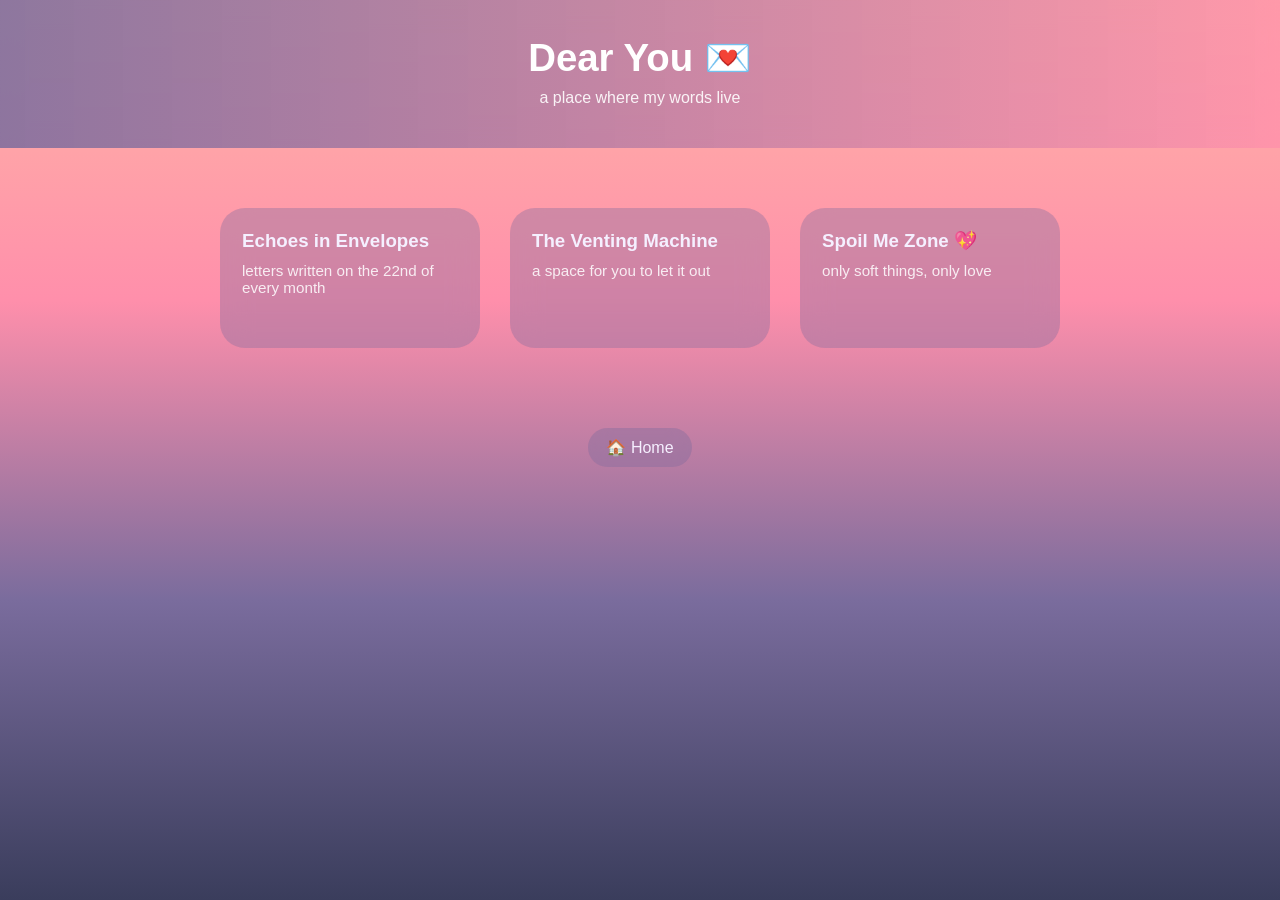
<file: dear-you.html>
<!DOCTYPE html>
<html>
<head>
<title>Dear You 💌</title>
  
<meta name="viewport" content="width=device-width, initial-scale=1.0">  

<style>
/* 🌐 RESET */
html, body {
  margin: 0;
  padding: 0;
  height: 100%;
  font-family: 'Segoe UI', sans-serif;
  color: white;

  overflow-x: hidden;
  overscroll-behavior: none;   /* ✅ add this */
}
  
body {
  overflow-x: hidden;
}

/* 🌇 BACKGROUND (FIXED + NO GLITCH) */
body {
  background: linear-gradient(to bottom, #ffb7a5, #ff8fab, #7a6c9d, #3a3d5c);
  min-height: 100vh;
  background-attachment: fixed;
}

/* prevents mobile overscroll color flash */
html {
  background: #ffb7a5;
  overscroll-behavior: none;
}

/* 💖 TOP BANNER */
.top-banner {
  width: 100%;
  background: linear-gradient(to right, rgba(122,108,157,0.85), rgba(255,143,171,0.75));
  padding: 35px 10px 25px;
  text-align: center;
  backdrop-filter: blur(12px);
}

.top-banner h1 {
  margin: 0;
  font-size: 2.4rem;
}

.top-banner p {
  margin-top: 8px;
  opacity: 0.9;
}

/* 💖 GRID */
.container {
  display: flex;
  justify-content: center;
  gap: 30px;
  padding: 60px 20px;
  flex-wrap: wrap;
}

/* 💖 CARDS */
.card {
  width: 260px;
  min-height: 140px;
  background: rgba(122,108,157,0.35);
  backdrop-filter: blur(15px);
  border-radius: 25px;
  padding: 22px;
  cursor: pointer;
  transition: 0.3s;
}

.card:hover {
  transform: translateY(-6px) scale(1.04);
}

/* ✨ TEXT (FIXED COLOR - no more pink blending issue) */
.card h3 {
  margin: 0;
  color: #f5f0ff;
}

.card p {
  margin-top: 10px;
  font-size: 0.95rem;
  opacity: 0.85;
}

/* 🏠 HOME */
.home {
  text-align: center;
  margin: 20px 0 40px;
}

.home a {
  display: inline-block;
  padding: 10px 18px;
  border-radius: 20px;
  background: rgba(122,108,157,0.35);
  color: #f5f0ff;
  text-decoration: none;
  backdrop-filter: blur(10px);
  transition: 0.2s;
}

.home a:hover {
  transform: scale(1.05);
}

/* 🧼 GLOBAL SAFE BOX MODEL (prevents overflow bugs) */
*, *::before, *::after {
  box-sizing: border-box;
}

/* media safety */
img, video {
  max-width: 100%;
  display: block;
}
  
</style>
</head>

<body class="fade">

<!-- 💖 HEADER -->
<div class="top-banner">
  <h1>Dear You 💌</h1>
  <p>a place where my words live</p>
</div>

<!-- 💖 CARDS -->
<div class="container">

  <div class="card" onclick="location.href='echoes.html'">
    <h3>Echoes in Envelopes</h3>
    <p>letters written on the 22nd of every month</p>
  </div>

<div class="card" onclick="location.href='venting.html'">
  <h3>The Venting Machine</h3>
  <p>a space for you to let it out</p>
</div>

<div class="card" onclick="location.href='spoil.html'">
  <h3>Spoil Me Zone 💖</h3>
  <p>only soft things, only love</p>
</div>


</div>
  
<!-- 🏠 HOME -->
<div class="home">
  <a href="index.html">🏠 Home</a>
</div>
  
</body>
</html>
</file>
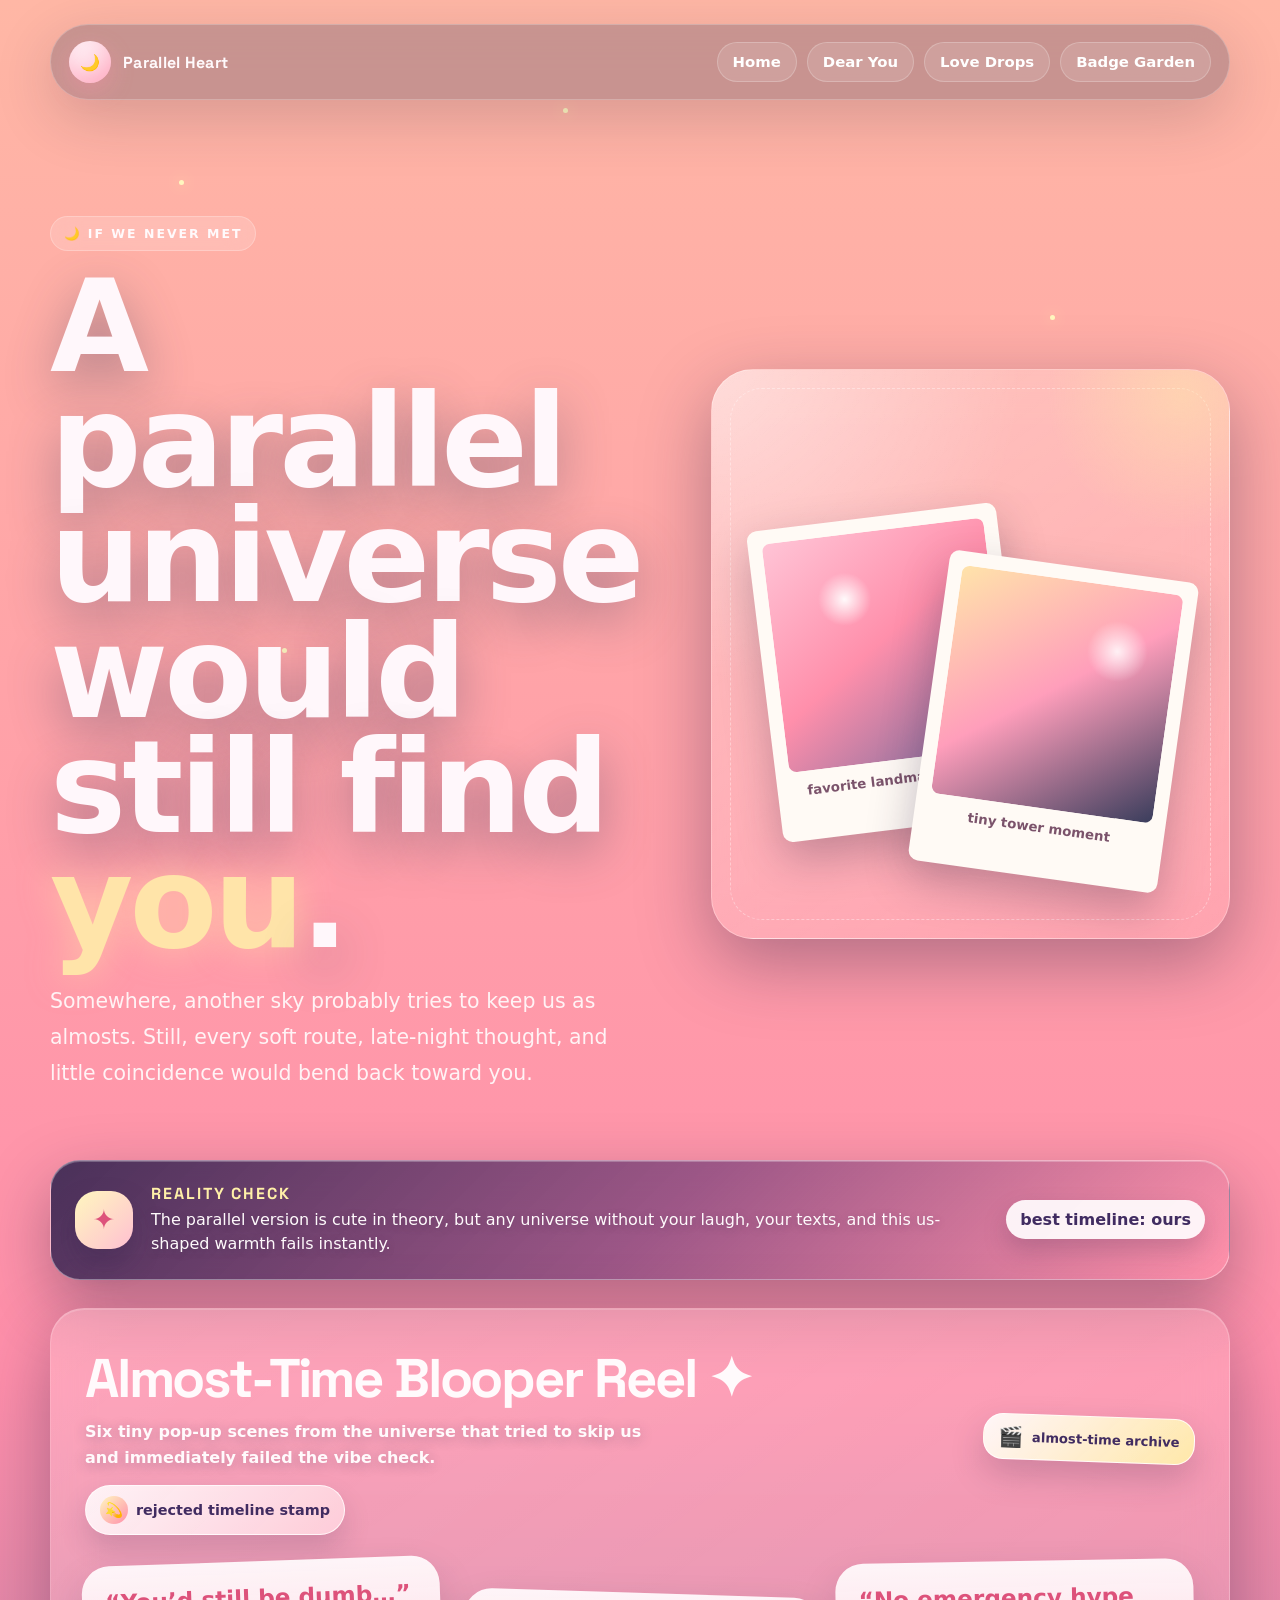
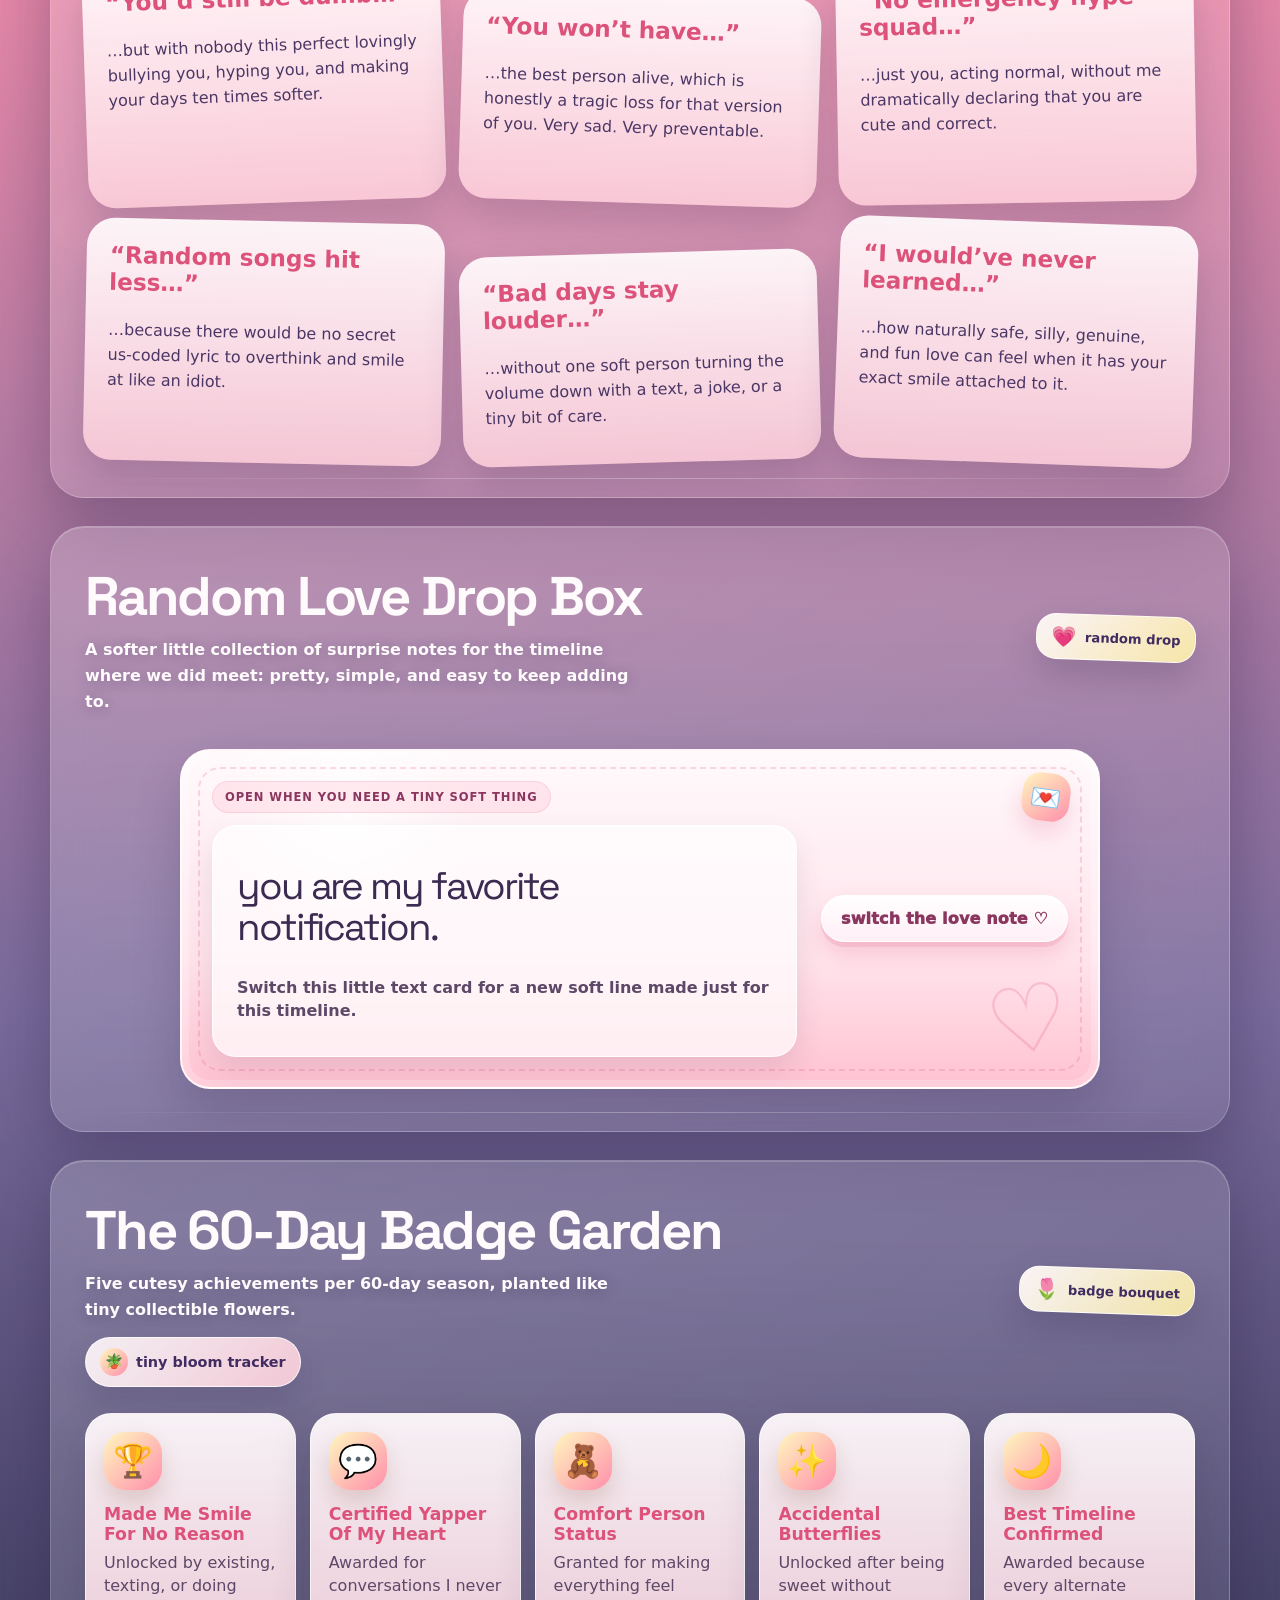
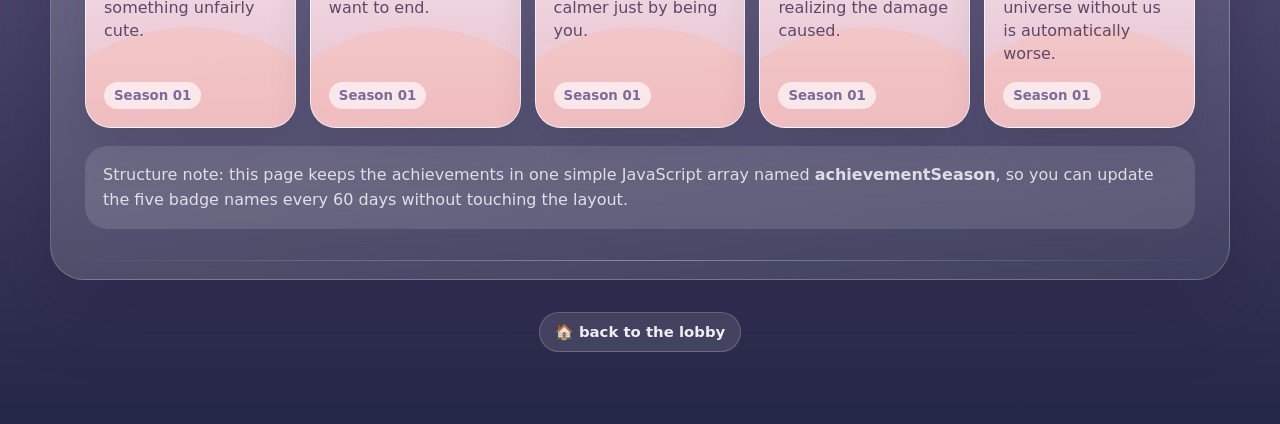
<file: if-we-never-met.html>
<!DOCTYPE html>
<html lang="en">
<head>
<meta charset="UTF-8">
<meta name="viewport" content="width=device-width, initial-scale=1.0">
<title>If We Never Met 🌙</title>
<link rel="preconnect" href="https://fonts.googleapis.com">
<link rel="preconnect" href="https://fonts.gstatic.com" crossorigin>
<link href="https://fonts.googleapis.com/css2?family=Fredoka:wght@400;500;600;700&family=Space+Grotesk:wght@500;700&family=Yeseva+One&display=swap" rel="stylesheet">

<style>
:root{
  --cream:#fff8ef;
  --rose:#ff8fab;
  --blush:#ffd1dc;
  --peach:#ffb7a5;
  --lavender:#7a6c9d;
  --midnight:#252746;
  --ink:#fffafc;
  --glass:rgba(255,255,255,.16);
  --glass-strong:rgba(255,255,255,.24);
  --shadow:0 24px 70px rgba(39,28,67,.36);
  --card-ink:#2f254f;
  --hot-pink:#e83f78;
  --sun:#fff0a8;
  --mint:#bfffe6;
}


*{box-sizing:border-box;}
html{scroll-behavior:smooth; background:#ffb7a5;}
body{
  margin:0;
  min-height:100vh;
  overflow-x:hidden;
  color:var(--ink);
  font-family:'Segoe UI', system-ui, -apple-system, BlinkMacSystemFont, sans-serif;
  background:linear-gradient(180deg, #ffb7a5 0%, #ff8fab 38%, #7a6c9d 72%, #252746 100%);
}

body::before,
body::after{
  content:"";
  position:fixed;
  inset:0;
  pointer-events:none;
}

body::before{
  z-index:-4;
  background:
    radial-gradient(circle at 12% 12%, rgba(255,255,255,.46), transparent 13%),
    radial-gradient(circle at 78% 18%, rgba(255,209,220,.38), transparent 17%),
    radial-gradient(circle at 68% 76%, rgba(122,108,157,.34), transparent 20%);
}

body::after{
  z-index:-2;
  background-image:
    linear-gradient(rgba(255,255,255,.08) 1px, transparent 1px),
    linear-gradient(90deg, rgba(255,255,255,.08) 1px, transparent 1px);
  background-size:54px 54px;
  mask-image:linear-gradient(to bottom, rgba(0,0,0,.85), transparent 82%);
}

a{color:inherit; text-decoration:none;}
h1,h2,h3,p{margin-top:0;}

.sky{
  position:fixed;
  inset:0;
  z-index:-5;
  background:linear-gradient(to bottom, #ffb7a5, #ff8fab 42%, #7a6c9d 72%, #3a3d5c);
}

.moon{
  position:fixed;
  top:86px;
  right:clamp(24px,9vw,130px);
  width:clamp(76px,10vw,136px);
  aspect-ratio:1;
  border-radius:50%;
  background:radial-gradient(circle at 34% 30%, #fff 0 12%, #fff8dd 32%, #ffd8a8 68%, #ffb48e 100%);
  box-shadow:0 0 50px rgba(255,248,221,.72), 0 0 110px rgba(255,143,171,.4);
  z-index:-3;
}

.hill{
  position:fixed;
  bottom:0;
  width:200%;
  height:220px;
  border-radius:50% 50% 0 0;
  z-index:-1;
}

.hill.one{left:-52%; bottom:-92px; background:linear-gradient(180deg,#36375f,#242642);}
.hill.two{left:-24%; bottom:-132px; height:250px; background:linear-gradient(180deg,#282947,#17182f);}

.petal,
.star{
  position:fixed;
  pointer-events:none;
}

.petal{
  top:-18px;
  width:14px;
  height:14px;
  background:linear-gradient(135deg,#fff,#ffd1dc 45%,#ff9db8);
  border-radius:70% 0 70% 0;
  opacity:0;
  box-shadow:0 0 12px rgba(255,255,255,.7);
  animation:fall var(--speed,12s) linear infinite;
}

.petal:nth-child(5){left:8%; --speed:13s; --drift:70px; animation-delay:0s;}
.petal:nth-child(6){left:26%; --speed:16s; --drift:-55px; animation-delay:2s;}
.petal:nth-child(7){left:54%; --speed:12s; --drift:85px; animation-delay:4s;}
.petal:nth-child(8){left:72%; --speed:15s; --drift:-75px; animation-delay:1s;}
.petal:nth-child(9){left:91%; --speed:18s; --drift:45px; animation-delay:3s;}

.star{
  width:5px;
  height:5px;
  border-radius:50%;
  background:#fff7bf;
  box-shadow:0 0 16px #fff5ab;
  animation:twinkle 3.8s ease-in-out infinite;
}

.star:nth-child(10){left:14%; top:20%; animation-delay:.1s;}
.star:nth-child(11){left:44%; top:12%; animation-delay:1.1s;}
.star:nth-child(12){left:82%; top:35%; animation-delay:2s;}
.star:nth-child(13){left:63%; top:62%; animation-delay:.7s;}
.star:nth-child(14){left:22%; top:72%; animation-delay:1.8s;}

@keyframes fall{
  0%{transform:translate3d(0,-10vh,0) rotate(0deg); opacity:0;}
  9%{opacity:.95;}
  100%{transform:translate3d(var(--drift,80px),112vh,0) rotate(520deg); opacity:0;}
}

@keyframes twinkle{
  0%,100%{opacity:.15; transform:scale(.75);}
  50%{opacity:.95; transform:scale(1.4);}
}

.page{
  position:relative;
  z-index:1;
  width:min(1180px, calc(100% - 32px));
  margin:0 auto;
  padding:24px 0 72px;
}

.nav{
  display:flex;
  align-items:center;
  justify-content:space-between;
  gap:18px;
  padding:16px 18px;
  border:1px solid rgba(255,255,255,.24);
  border-radius:999px;
  background:rgba(58,61,92,.28);
  box-shadow:0 18px 60px rgba(31,26,58,.18);
  backdrop-filter:blur(18px);
}

.logo{
  display:flex;
  align-items:center;
  gap:12px;
  font-family:'Space Grotesk', sans-serif;
  font-weight:900;
  letter-spacing:.3px;
}

.logo::before{
  content:"🌙";
  display:grid;
  place-items:center;
  width:42px;
  height:42px;
  border-radius:50%;
  background:linear-gradient(135deg,#fff7fb,#ffc0d1);
  color:#dd527b;
  box-shadow:inset 0 -8px 16px rgba(255,143,171,.35), 0 8px 22px rgba(255,143,171,.36);
}

.nav-links{
  display:flex;
  flex-wrap:wrap;
  justify-content:flex-end;
  align-items:center;
  gap:10px;
}

.nav-links a,
.home-chip{
  display:inline-flex;
  align-items:center;
  gap:8px;
  padding:10px 15px;
  border:1px solid rgba(255,255,255,.22);
  border-radius:999px;
  background:rgba(255,255,255,.12);
  color:#fff;
  font-size:.93rem;
  font-weight:750;
  transition:transform .25s ease, background .25s ease, box-shadow .25s ease;
}

.nav-links a:hover,
.home-chip:hover{
  transform:translateY(-3px);
  background:rgba(255,255,255,.25);
  box-shadow:0 12px 28px rgba(255,143,171,.26);
}

.hero{
  min-height:calc(100vh - 112px);
  display:grid;
  grid-template-columns:minmax(0,1.06fr) minmax(300px,.94fr);
  align-items:center;
  gap:clamp(28px,6vw,78px);
  padding:clamp(44px,8vw,92px) 0 36px;
}


.portal-card,
.section-panel,
.reality-check-panel{
  border:1px solid rgba(255,255,255,.2);
  background:linear-gradient(145deg, rgba(255,255,255,.2), rgba(255,255,255,.08));
  box-shadow:var(--shadow), inset 0 1px 0 rgba(255,255,255,.18);
  backdrop-filter:blur(20px);
}

.portal-card{
  background:
    linear-gradient(145deg, rgba(255,255,255,.28), rgba(255,255,255,.08)),
    radial-gradient(circle at top left, rgba(255,255,255,.42), transparent 40%);
  border:1px solid rgba(255,255,255,.3);
  box-shadow:var(--shadow);
}

.hero-copy{
  position:relative;
  padding:clamp(12px,3vw,24px) 0;
}

.eyebrow{
  display:inline-flex;
  align-items:center;
  gap:9px;
  margin-bottom:18px;
  padding:9px 13px;
  border-radius:999px;
  background:rgba(255,255,255,.16);
  border:1px solid rgba(255,255,255,.24);
  backdrop-filter:blur(14px);
  font-size:.78rem;
  font-weight:900;
  letter-spacing:2px;
  text-transform:uppercase;
}

h1{
  margin:0;
  max-width:760px;
  font-family:'Segoe UI', system-ui, -apple-system, BlinkMacSystemFont, sans-serif;
  font-size:clamp(3.4rem, 10vw, 8.6rem);
  line-height:.9;
  letter-spacing:-4px;
  color:#fff7fb;
  text-shadow:0 18px 50px rgba(58,61,92,.42);
}

h1 .title-gradient{
  display:inline-block;
  padding:0;
  margin-left:0;
  color:#fff7fb;
  text-shadow:0 18px 50px rgba(58,61,92,.42);
}

h1 span{display:block; color:#fff7fb;}
h1 em{color:#ffe4a9; font-style:normal; text-shadow:0 0 35px rgba(255,228,169,.55);}

.hero-copy p{
  max-width:660px;
  margin:24px 0 0;
  color:rgba(255,255,255,.88);
  font-size:clamp(1.02rem, 2vw, 1.28rem);
  line-height:1.75;
}

.portal-card{
  position:relative;
  min-height:560px;
  overflow:hidden;
  border-radius:42px;
  padding:clamp(22px,4vw,34px);
  isolation:isolate;
}

.portal-card::before{
  content:"";
  position:absolute;
  inset:18px;
  border:1px dashed rgba(255,255,255,.36);
  border-radius:32px;
  z-index:-1;
}

.portal-card::after{
  content:"";
  position:absolute;
  inset:-20% -18% auto auto;
  width:280px;
  height:280px;
  border-radius:50%;
  background:radial-gradient(circle, rgba(255,240,168,.42), transparent 68%);
  z-index:-1;
}

.tower-scene{
  position:relative;
  height:100%;
  min-height:500px;
}

.polaroid-description{
  position:relative;
  z-index:2;
  width:min(82%, 390px);
  margin:0 auto;
  padding:16px 20px;
  border-radius:24px;
  color:#412c61;
  background:rgba(255,250,252,.9);
  border:1px solid rgba(255,255,255,.88);
  box-shadow:0 18px 42px rgba(28,23,52,.18);
  text-align:center;
}

.polaroid-description strong{display:block; margin-bottom:6px; color:#dd527b; letter-spacing:.08em; text-transform:uppercase; font-size:.82rem;}
.polaroid-description p{margin:0; color:#5d4868; line-height:1.5; font-weight:750;}

.tower-polaroid{
  position:absolute;
  width:56%;
  min-width:250px;
  padding:14px 14px 42px;
  border-radius:10px;
  background:#fffaf5;
  color:#7b536b;
  box-shadow:0 18px 44px rgba(43,33,63,.28);
  transform:rotate(-7deg);
}

.tower-polaroid.one{
  top:112px;
  left:18px;
}

.tower-polaroid.two{
  right:16px;
  bottom:26px;
  transform:rotate(8deg);
}

.tower-photo-gradient{
  height:230px;
  border-radius:8px;
  display:grid;
  place-items:center;
  overflow:hidden;
  background:
    radial-gradient(circle at 34% 28%, rgba(255,255,255,.95), transparent 12%),
    linear-gradient(145deg, #ffc4d6, #ff8fab 48%, #7a6c9d);
}

.tower-polaroid.two .tower-photo-gradient{
  background:
    radial-gradient(circle at 74% 28%, rgba(255,255,255,.85), transparent 13%),
    linear-gradient(145deg, #ffe3aa, #ff9ebb 48%, #3a3d5c);
}

.tower-photo-gradient span{
  width:min(78%, 180px);
  padding:14px 16px;
  border-radius:18px;
  color:#3b2b52;
  background:rgba(255,250,252,.86);
  box-shadow:0 14px 26px rgba(65,44,97,.16);
  font-weight:900;
  line-height:1.35;
  text-align:center;
}

.tower-polaroid small{
  display:block;
  margin-top:12px;
  font-weight:800;
  text-align:center;
}


.reality-check-panel{
  display:grid;
  grid-template-columns:auto minmax(0,1fr) auto;
  align-items:center;
  gap:18px;
  margin-top:8px;
  padding:22px 24px;
  border-radius:30px;
  background:linear-gradient(135deg, rgba(48,34,78,.88), rgba(130,70,125,.78) 52%, rgba(255,143,171,.34));
  border:1px solid rgba(255,250,252,.42);
  box-shadow:0 24px 64px rgba(31,26,58,.34), inset 0 1px 0 rgba(255,255,255,.24);
}
.reality-check-icon{display:grid; place-items:center; width:58px; height:58px; border-radius:22px; background:linear-gradient(135deg, #fff7bf, #ffc0d1); color:#dd527b; font-size:1.7rem; box-shadow:0 14px 28px rgba(39,28,67,.26);}
.reality-check-panel strong{display:block; margin-bottom:4px; color:#fff0a8; font-family:'Space Grotesk', sans-serif; letter-spacing:.12em; text-transform:uppercase;}
.reality-check-panel p{margin:0; color:#fffafc; line-height:1.55; text-shadow:0 2px 10px rgba(37,39,70,.28);}
.reality-pill{justify-self:end; padding:10px 14px; border-radius:999px; color:#412c61; background:rgba(255,250,252,.94); font-weight:900; box-shadow:0 12px 26px rgba(39,28,67,.2); white-space:nowrap;}

.section-panel{
  position:relative;
  overflow:hidden;
  margin-top:28px;
  padding:clamp(24px,4vw,34px);
  border-radius:34px;
}

.section-panel::before{
  content:"";
  position:absolute;
  inset:auto 18px 18px;
  height:1px;
  background:linear-gradient(90deg, transparent, rgba(255,255,255,.35), transparent);
}

.section-heading{
  position:relative;
  display:grid;
  grid-template-columns:minmax(0,1fr) auto;
  align-items:center;
  gap:18px;
  margin-bottom:26px;
}

.section-heading h2{
  margin-bottom:6px;
  font-family:'Space Grotesk', sans-serif;
  font-size:clamp(2rem,5vw,3.4rem);
  letter-spacing:-.04em;
}

.section-heading p{
  max-width:560px;
  margin-bottom:0;
  color:#fffafc;
  line-height:1.62;
  font-weight:650;
  text-shadow:0 2px 14px rgba(37,39,70,.32);
}

.section-kicker{
  justify-self:end;
  display:inline-grid;
  grid-template-columns:auto 1fr;
  align-items:center;
  gap:9px;
  padding:10px 14px;
  border-radius:20px;
  color:#412c61;
  background:linear-gradient(135deg, rgba(255,250,252,.95), rgba(255,240,168,.9));
  border:1px solid rgba(255,255,255,.82);
  box-shadow:0 15px 34px rgba(39,28,67,.2);
  font-size:.82rem;
  font-weight:900;
  transform:rotate(2deg);
}

.section-kicker span{font-size:1.25rem;}

.section-extra-charm{
  display:inline-flex;
  align-items:center;
  gap:8px;
  margin-top:14px;
  padding:10px 14px;
  border-radius:999px;
  color:#412c61;
  background:linear-gradient(135deg, rgba(255,250,252,.92), rgba(255,209,220,.9));
  border:1px solid rgba(255,255,255,.78);
  box-shadow:0 14px 28px rgba(39,28,67,.16);
  font-size:.9rem;
  font-weight:900;
}

.section-extra-charm span{
  display:grid;
  place-items:center;
  width:28px;
  height:28px;
  border-radius:50%;
  background:linear-gradient(135deg, #fff7bf, #ff8fab);
}

.timeline-grid{
  display:grid;
  grid-template-columns:repeat(3, 1fr);
  gap:18px;
}

.reality-card{
  min-height:210px;
  padding:23px;
  border-radius:28px;
  color:var(--card-ink);
  background:linear-gradient(180deg, rgba(255,250,252,.94), rgba(255,209,220,.84));
  box-shadow:0 18px 38px rgba(39,28,67,.18);
  transform:rotate(var(--tilt));
  transition:transform .25s ease, box-shadow .25s ease;
}

.reality-card:nth-child(2),
.reality-card:nth-child(5){margin-top:32px;}
.reality-card:hover{transform:rotate(0deg) translateY(-8px); box-shadow:0 26px 52px rgba(39,28,67,.24);}
.reality-card h3{color:#dd527b; font-size:1.45rem;}
.reality-card p{line-height:1.56; margin-bottom:0; color:#4b3765;}

.love-drop-box{
  display:grid;
  place-items:center;
  padding:8px 0;
}

.love-drop-card{
  position:relative;
  width:min(100%, 920px);
  min-height:280px;
  margin:0 auto;
  overflow:hidden;
  border-radius:30px;
  padding:30px;
  color:var(--card-ink);
  background:
    radial-gradient(circle at 18% 18%, rgba(255,255,255,.84), transparent 16%),
    linear-gradient(180deg, #fffafc 0%, #ffe3eb 62%, #ffc2d2 100%);
  border:2px solid rgba(255,255,255,.82);
  box-shadow:0 22px 48px rgba(39,28,67,.2), inset 0 0 0 7px rgba(255,255,255,.2);
  isolation:isolate;
}

.love-drop-card::before{
  content:"";
  position:absolute;
  inset:16px;
  border:2px dashed rgba(221,82,123,.2);
  border-radius:22px;
  pointer-events:none;
}

.love-drop-card::after{
  content:"♡";
  position:absolute;
  right:28px;
  bottom:20px;
  color:rgba(221,82,123,.22);
  font-size:5.8rem;
  line-height:1;
  pointer-events:none;
  transform:rotate(-10deg);
}

.love-drop-heart{
  position:absolute;
  top:22px;
  right:28px;
  width:48px;
  height:48px;
  display:grid;
  place-items:center;
  border-radius:18px;
  background:linear-gradient(135deg, #fff7bf, #ff8fab);
  box-shadow:0 12px 22px rgba(221,82,123,.2);
  font-size:1.55rem;
  transform:rotate(8deg);
  z-index:2;
}

.love-drop-main{
  position:relative;
  z-index:1;
  min-height:220px;
  display:grid;
  grid-template-columns:minmax(0, 1fr) minmax(150px, auto);
  gap:24px;
  align-items:center;
}

.love-drop-copy{
  display:grid;
  gap:12px;
  min-width:0;
}

.love-drop-text-card{
  display:grid;
  grid-template-rows:minmax(110px, 1fr) minmax(56px, auto);
  gap:12px;
  height:232px;
  min-height:232px;
  padding:22px 24px;
  overflow:hidden;
  border-radius:24px;
  background:rgba(255,255,255,.68);
  border:1px solid rgba(255,255,255,.86);
  box-shadow:0 14px 28px rgba(86,48,85,.12), inset 0 1px 0 rgba(255,255,255,.82);
  transform-origin:center;
  will-change:transform, opacity, filter;
}

.love-drop-label{
  display:inline-flex;
  width:fit-content;
  max-width:100%;
  padding:8px 12px;
  border-radius:999px;
  background:rgba(255,143,171,.16);
  color:#8a365f;
  border:1px solid rgba(221,82,123,.14);
  font-size:.72rem;
  font-weight:900;
  letter-spacing:.08em;
  line-height:1.25;
  text-transform:uppercase;
  white-space:normal;
}

.love-drop-message{
  align-self:center;
  max-width:430px;
  margin:0;
  color:#3b2b52;
  font-family:'Space Grotesk', sans-serif;
  font-size:clamp(1.55rem,3vw,2.45rem);
  line-height:1.08;
  letter-spacing:-.055em;
  overflow-wrap:anywhere;
}

.love-drop-note{
  max-width:560px;
  min-height:58px;
  margin:0;
  color:#5d4868;
  font-weight:750;
  line-height:1.45;
  overflow-wrap:anywhere;
}

.love-drop-button{
  width:max-content;
  max-width:100%;
  cursor:pointer;
  justify-self:center;
  align-self:center;
  padding:13px 19px;
  border-radius:999px;
  color:#8a365f;
  background:linear-gradient(180deg, rgba(255,255,255,.96), rgba(255,240,247,.9));
  border:1px solid rgba(255,255,255,.94);
  box-shadow:0 12px 22px rgba(221,82,123,.2), 0 5px 0 rgba(221,82,123,.14), inset 0 1px 0 rgba(255,255,255,.96);
  font:inherit;
  font-weight:950;
  letter-spacing:.01em;
  transition:transform .22s ease, box-shadow .22s ease, filter .22s ease;
}

.love-drop-button:hover,
.love-drop-button:focus-visible{
  transform:translateY(-3px) scale(1.03);
  filter:saturate(1.08) brightness(1.02);
  box-shadow:0 18px 32px rgba(221,82,123,.28), 0 7px 0 rgba(221,82,123,.18), inset 0 1px 0 rgba(255,255,255,.98);
}

.love-drop-button:active{
  transform:translateY(1px) scale(.99);
  box-shadow:0 9px 18px rgba(221,82,123,.2), 0 2px 0 rgba(221,82,123,.14), inset 0 1px 0 rgba(255,255,255,.95);
}

.love-drop-button:disabled{pointer-events:none; opacity:.86;}

.love-drop-text-card.is-switching{animation:loveCardSwitch .36s ease both;}

@keyframes loveCardSwitch{
  0%{transform:translateY(0) scale(1); opacity:1; filter:blur(0);}
  42%{transform:translateY(10px) scale(.98); opacity:0; filter:blur(4px);}
  48%{transform:translateY(-10px) scale(.98); opacity:0; filter:blur(4px);}
  100%{transform:translateY(0) scale(1); opacity:1; filter:blur(0);}
}


.achievement-grid{
  display:grid;
  grid-template-columns:repeat(5, minmax(140px, 1fr));
  gap:14px;
}

.achievement-card{
  position:relative;
  display:flex;
  flex-direction:column;
  min-height:205px;
  padding:18px;
  border-radius:26px;
  overflow:hidden;
  background:linear-gradient(180deg, rgba(255,250,252,.94), rgba(255,209,220,.86));
  color:var(--card-ink);
  box-shadow:0 18px 40px rgba(39,28,67,.17);
  border:1px solid rgba(255,255,255,.68);
  transition:transform .28s cubic-bezier(.2,1.4,.3,1), box-shadow .28s ease;
}

.achievement-card:hover{
  transform:translateY(-10px) rotate(-1deg) scale(1.03);
  box-shadow:0 30px 58px rgba(39,28,67,.24);
}

.achievement-card::after{
  content:"";
  position:absolute;
  inset:auto -25% -50% -25%;
  height:82%;
  border-radius:50%;
  background:rgba(255,183,165,.35);
}

.achievement-icon{
  position:relative;
  z-index:1;
  width:58px;
  height:58px;
  display:grid;
  place-items:center;
  margin-bottom:14px;
  border-radius:21px;
  background:linear-gradient(135deg, #fff7bf, var(--rose));
  font-size:2rem;
  box-shadow:0 12px 22px rgba(120,68,40,.18);
}

.achievement-card h3,
.achievement-card p,
.achievement-card small{position:relative; z-index:1;}
.achievement-card h3{margin-bottom:8px; color:#dd527b; font-size:1.08rem;}
.achievement-card p{margin-bottom:16px; line-height:1.42; color:#5d4868; overflow-wrap:anywhere;}
.achievement-card small{
  display:inline-flex;
  align-self:flex-start;
  margin-top:auto;
  padding:6px 10px;
  border-radius:999px;
  background:rgba(255,255,255,.64);
  color:#7a6c9d;
  font-weight:800;
}

.cycle-note{
  margin-top:18px;
  padding:16px 18px;
  border-radius:22px;
  background:rgba(255,255,255,.12);
  color:rgba(255,250,252,.82);
  line-height:1.6;
}

.footer-home{text-align:center; margin-top:32px;}

@media (max-width:860px){
  .nav{align-items:flex-start; flex-direction:column; border-radius:28px;}
  .hero{grid-template-columns:1fr;}
  .timeline-grid{grid-template-columns:1fr;}
  .reality-card,
  .reality-card:nth-child(2),
  .reality-card:nth-child(5){margin-top:0; transform:none;}
  .reality-check-panel{grid-template-columns:1fr;}
  .reality-check-icon,
  .reality-pill{justify-self:start;}
  .achievement-grid{grid-template-columns:repeat(2, minmax(0, 1fr));}
  .section-panel{padding:24px;}
  .section-heading{grid-template-columns:1fr;}
  .section-kicker{justify-self:start;}
}


@media (max-width:620px){
  .love-drop-main{grid-template-columns:1fr; min-height:auto;}
  .love-drop-button{justify-self:center;}
}

@media (max-width:520px){
  .page{width:min(100% - 20px, 1180px); padding-top:14px;}
  .achievement-grid{grid-template-columns:1fr;}
  .portal-card{min-height:auto;}
  .tower-scene{min-height:0; display:grid; gap:16px;}
  .polaroid-description{width:100%;}
  .tower-polaroid{position:relative; width:82%; min-width:0;}
  .tower-polaroid.one{top:auto; left:auto; justify-self:start;}
  .tower-polaroid.two{right:auto; bottom:auto; justify-self:end; margin-top:0;}
  .love-drop-card{min-height:auto; padding:22px;}
  .love-drop-text-card{height:260px; min-height:260px; padding:22px;}
  .love-drop-label{font-size:.68rem; letter-spacing:.06em;}
  .love-drop-heart{top:18px; right:22px; transform:rotate(8deg); opacity:.55;}
}

</style>
</head>

<body>
<div class="sky"></div>
<div class="moon" aria-hidden="true"></div>
<div class="hill one" aria-hidden="true"></div>
<div class="hill two" aria-hidden="true"></div>
<div class="petal" aria-hidden="true"></div>
<div class="petal" aria-hidden="true"></div>
<div class="petal" aria-hidden="true"></div>
<div class="petal" aria-hidden="true"></div>
<div class="petal" aria-hidden="true"></div>
<div class="star" aria-hidden="true"></div>
<div class="star" aria-hidden="true"></div>
<div class="star" aria-hidden="true"></div>
<div class="star" aria-hidden="true"></div>
<div class="star" aria-hidden="true"></div>

<div class="page">
  <header class="nav">
    <a class="logo" href="if-we-never-met.html">Parallel Heart</a>
    <nav class="nav-links" aria-label="If We Never Met navigation">
      <a href="index.html">Home</a>
      <a href="dear-you.html">Dear You</a>
      <a href="#love-drops">Love Drops</a>
      <a href="#badge-garden">Badge Garden</a>
    </nav>
  </header>

  <main>
    <section class="hero" aria-labelledby="never-met-title">
      <div class="hero-copy">
        <div class="eyebrow">🌙 If We Never Met</div>
        <h1 id="never-met-title">A <span class="title-gradient">parallel universe</span> <span>would still find <em>you</em>.</span></h1>
        <p>Somewhere, another sky probably tries to keep us as almosts. Still, every soft route, late-night thought, and little coincidence would bend back toward you.</p>
      </div>
      <aside class="portal-card" aria-label="Polaroid frames for the tower picture">
        <div class="tower-scene">
          <div class="tower-polaroid one">
            <div class="tower-photo-gradient" aria-hidden="true"></div>
            <small>favorite landmark energy</small>
          </div>
          <div class="tower-polaroid two">
            <div class="tower-photo-gradient" aria-hidden="true"></div>
            <small>tiny tower moment</small>
          </div>
        </div>
      </aside>
    </section>

    <section class="reality-check-panel" aria-label="Reality check">
      <div class="reality-check-icon" aria-hidden="true">✦</div>
      <div>
        <strong>Reality Check</strong>
        <p>The parallel version is cute in theory, but any universe without your laugh, your texts, and this us-shaped warmth fails instantly.</p>
      </div>
      <div class="reality-pill">best timeline: ours</div>
    </section>

    <section class="section-panel" aria-labelledby="timeline-title">
      <div class="section-heading">
        <div>
          <h2 id="timeline-title">Almost-Time Blooper Reel ✦</h2>
          <p>Six tiny pop-up scenes from the universe that tried to skip us and immediately failed the vibe check.</p>
          <div class="section-extra-charm"><span>💫</span> rejected timeline stamp</div>
        </div>
        <div class="section-kicker"><span>🎬</span> almost-time archive</div>
      </div>
      <div class="timeline-grid">
        <article class="reality-card" data-step="01" style="--tilt:-2deg; --delay:.02s;">
          <h3>“You’d still be dumb…”</h3>
          <p>…but with nobody this perfect lovingly bullying you, hyping you, and making your days ten times softer.</p>
        </article>
        <article class="reality-card" data-step="02" style="--tilt:1.8deg; --delay:.08s;">
          <h3>“You won’t have…”</h3>
          <p>…the best person alive, which is honestly a tragic loss for that version of you. Very sad. Very preventable.</p>
        </article>
        <article class="reality-card" data-step="03" style="--tilt:-1deg; --delay:.14s;">
          <h3>“No emergency hype squad…”</h3>
          <p>…just you, acting normal, without me dramatically declaring that you are cute and correct.</p>
        </article>
        <article class="reality-card" data-step="04" style="--tilt:1.2deg; --delay:.20s;">
          <h3>“Random songs hit less…”</h3>
          <p>…because there would be no secret us-coded lyric to overthink and smile at like an idiot.</p>
        </article>
        <article class="reality-card" data-step="05" style="--tilt:-1.6deg; --delay:.26s;">
          <h3>“Bad days stay louder…”</h3>
          <p>…without one soft person turning the volume down with a text, a joke, or a tiny bit of care.</p>
        </article>
        <article class="reality-card" data-step="06" style="--tilt:2.1deg; --delay:.32s;">
          <h3>“I would’ve never learned…”</h3>
          <p>…how naturally safe, silly, genuine, and fun love can feel when it has your exact smile attached to it.</p>
        </article>
      </div>
    </section>

    <section class="section-panel" id="love-drops" aria-labelledby="love-drop-title">
      <div class="section-heading">
        <div>
          <h2 id="love-drop-title">Random Love Drop Box</h2>
          <p>A softer little collection of surprise notes for the timeline where we did meet: pretty, simple, and easy to keep adding to.</p>
        </div>
        <div class="section-kicker"><span>💗</span> random drop</div>
      </div>
      <div class="love-drop-box">
        <figure class="love-drop-card" aria-label="Random love drop note card">
          <div class="love-drop-heart" aria-hidden="true">💌</div>
          <div class="love-drop-main">
            <div class="love-drop-copy">
              <span class="love-drop-label">open when you need a tiny soft thing</span>
              <div class="love-drop-text-card" id="loveDropTextCard">
                <blockquote class="love-drop-message" id="loveDropMessage">you are my favorite notification.</blockquote>
                <p class="love-drop-note" id="loveDropNote">Switch this little text card for a new soft line made just for this timeline.</p>
              </div>
            </div>
            <button class="love-drop-button" type="button" id="loveDropButton">switch the love note ♡</button>
          </div>
        </figure>
      </div>
    </section>

    <section class="section-panel" id="badge-garden" aria-labelledby="badge-title">
      <div class="section-heading">
        <div>
          <h2 id="badge-title">The 60-Day Badge Garden</h2>
          <p>Five cutesy achievements per 60-day season, planted like tiny collectible flowers.</p>
          <div class="section-extra-charm"><span>🪴</span> tiny bloom tracker</div>
        </div>
        <div class="section-kicker"><span>🌷</span> badge bouquet</div>
      </div>
      <div class="achievement-grid" id="achievementGrid"></div>
      <p class="cycle-note">Structure note: this page keeps the achievements in one simple JavaScript array named <strong>achievementSeason</strong>, so you can update the five badge names every 60 days without touching the layout.</p>
    </section>
  </main>

  <div class="footer-home">
    <a class="home-chip" href="index.html">🏠 back to the lobby</a>
  </div>
</div>

<script>
const loveDrops = [
  {
    message:"you are my favorite notification.",
    note:"Switch this little text card for a new soft line made just for this timeline."
  },
  {
    message:"Emergency love drop: your laugh is basically proof this timeline won.",
    note:"Keep this one for any random Tuesday that needs a softer ending."
  },
  {
    message:"Reminder delivery: I would pick your chaos, your comfort, and your heart every time.",
    note:"Come back whenever you want another tiny pocket-sized reassurance."
  },
  {
    message:"Parallel universe report: every version of me is still embarrassingly fond of you.",
    note:"This box is officially on standby for bad days, sleepy days, and miss-you days."
  }
];

const loveDropButton = document.getElementById('loveDropButton');
const loveDropMessage = document.getElementById('loveDropMessage');
const loveDropNote = document.getElementById('loveDropNote');
const loveDropTextCard = document.getElementById('loveDropTextCard');
let currentLoveDrop = 0;

loveDropButton.addEventListener('click', () => {
  loveDropButton.disabled = true;
  loveDropTextCard.classList.add('is-switching');

  window.setTimeout(() => {
    currentLoveDrop = (currentLoveDrop + 1) % loveDrops.length;
    loveDropMessage.textContent = loveDrops[currentLoveDrop].message;
    loveDropNote.textContent = loveDrops[currentLoveDrop].note;
  }, 150);

  window.setTimeout(() => {
    loveDropTextCard.classList.remove('is-switching');
    loveDropButton.disabled = false;
  }, 360);
});

const achievementSeason = [
  {
    icon:"🏆",
    title:"Made Me Smile For No Reason",
    description:"Unlocked by existing, texting, or doing something unfairly cute.",
    date:"Season 01"
  },
  {
    icon:"💬",
    title:"Certified Yapper Of My Heart",
    description:"Awarded for conversations I never want to end.",
    date:"Season 01"
  },
  {
    icon:"🧸",
    title:"Comfort Person Status",
    description:"Granted for making everything feel calmer just by being you.",
    date:"Season 01"
  },
  {
    icon:"✨",
    title:"Accidental Butterflies",
    description:"Unlocked after being sweet without realizing the damage caused.",
    date:"Season 01"
  },
  {
    icon:"🌙",
    title:"Best Timeline Confirmed",
    description:"Awarded because every alternate universe without us is automatically worse.",
    date:"Season 01"
  }
];

const achievementGrid = document.getElementById('achievementGrid');

function renderAchievements(){
  achievementGrid.innerHTML = achievementSeason.map((badge) => `
    <article class="achievement-card">
      <div class="achievement-icon">${badge.icon}</div>
      <h3>${badge.title}</h3>
      <p>${badge.description}</p>
      <small>${badge.date}</small>
    </article>
  `).join('');
}

renderAchievements();
</script>
</body>
</html>
</file>
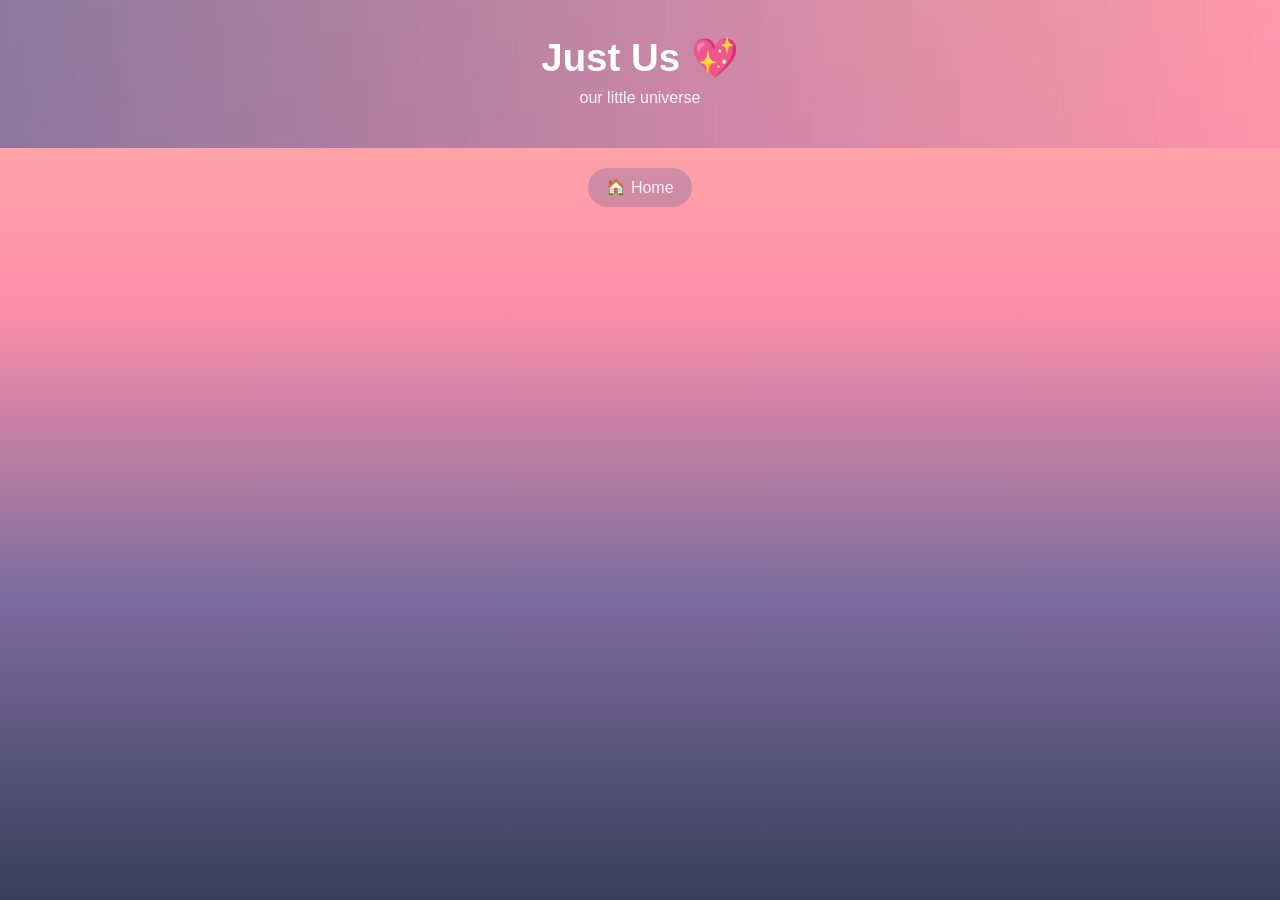
<file: just-us.html>
<!DOCTYPE html>
<html>
<head>
<title>If Found 👀</title>

<meta name="viewport" content="width=device-width, initial-scale=1.0">

<style>
html, body {
  margin: 0;
  padding: 0;
  min-height: 100%;
  font-family: 'Segoe UI', sans-serif;
  color: white;
  overflow-x: hidden;
  overscroll-behavior: none;
}

body {
  background: linear-gradient(to bottom, #ffb7a5, #ff8fab, #7a6c9d, #3a3d5c);
  background-attachment: fixed;
}

/* 💖 TOP BANNER */
.top-banner {
  width: 100%;
  background: linear-gradient(to right, rgba(122,108,157,0.85), rgba(255,143,171,0.75));
  padding: 35px 10px 25px;
  text-align: center;
  backdrop-filter: blur(12px);
}

.top-banner h1 {
  margin: 0;
  font-size: 2.4rem;
}

.top-banner p {
  margin-top: 8px;
  opacity: 0.9;
}

/* 💖 GRID */
.container {
  display: flex;
  justify-content: center;
  gap: 30px;
  padding: 60px 20px;
  flex-wrap: wrap;
}

/* 💖 CARDS */
.card {
  width: 260px;
  min-height: 140px;
  background: rgba(122,108,157,0.35);
  backdrop-filter: blur(15px);
  border-radius: 25px;
  padding: 22px;
  cursor: pointer;
  transition: 0.3s;
}

.card:hover {
  transform: translateY(-6px) scale(1.04);
}

.card h3 {
  margin: 0;
  color: #f5f0ff;
}

.card p {
  margin-top: 10px;
  font-size: 0.95rem;
  opacity: 0.85;
}

/* 🏠 HOME */
.home {
  text-align: center;
  margin: 20px 0 40px;
}

.home a {
  display: inline-block;
  padding: 10px 18px;
  border-radius: 20px;
  background: rgba(122,108,157,0.35);
  color: #f5f0ff;
  text-decoration: none;
  backdrop-filter: blur(10px);
  transition: 0.2s;
}

.home a:hover {
  transform: scale(1.05);
}

*, *::before, *::after {
  box-sizing: border-box;
}
</style>
</head>

<body>

<!-- 💖 HEADER -->
<div class="top-banner">
  <h1>Just Us 💖</h1>
  <p>our little universe</p>
</div>

<!-- 🏠 HOME -->
<div class="home">
  <a href="index.html">🏠 Home</a>
</div>

</body>
</html>
</file>
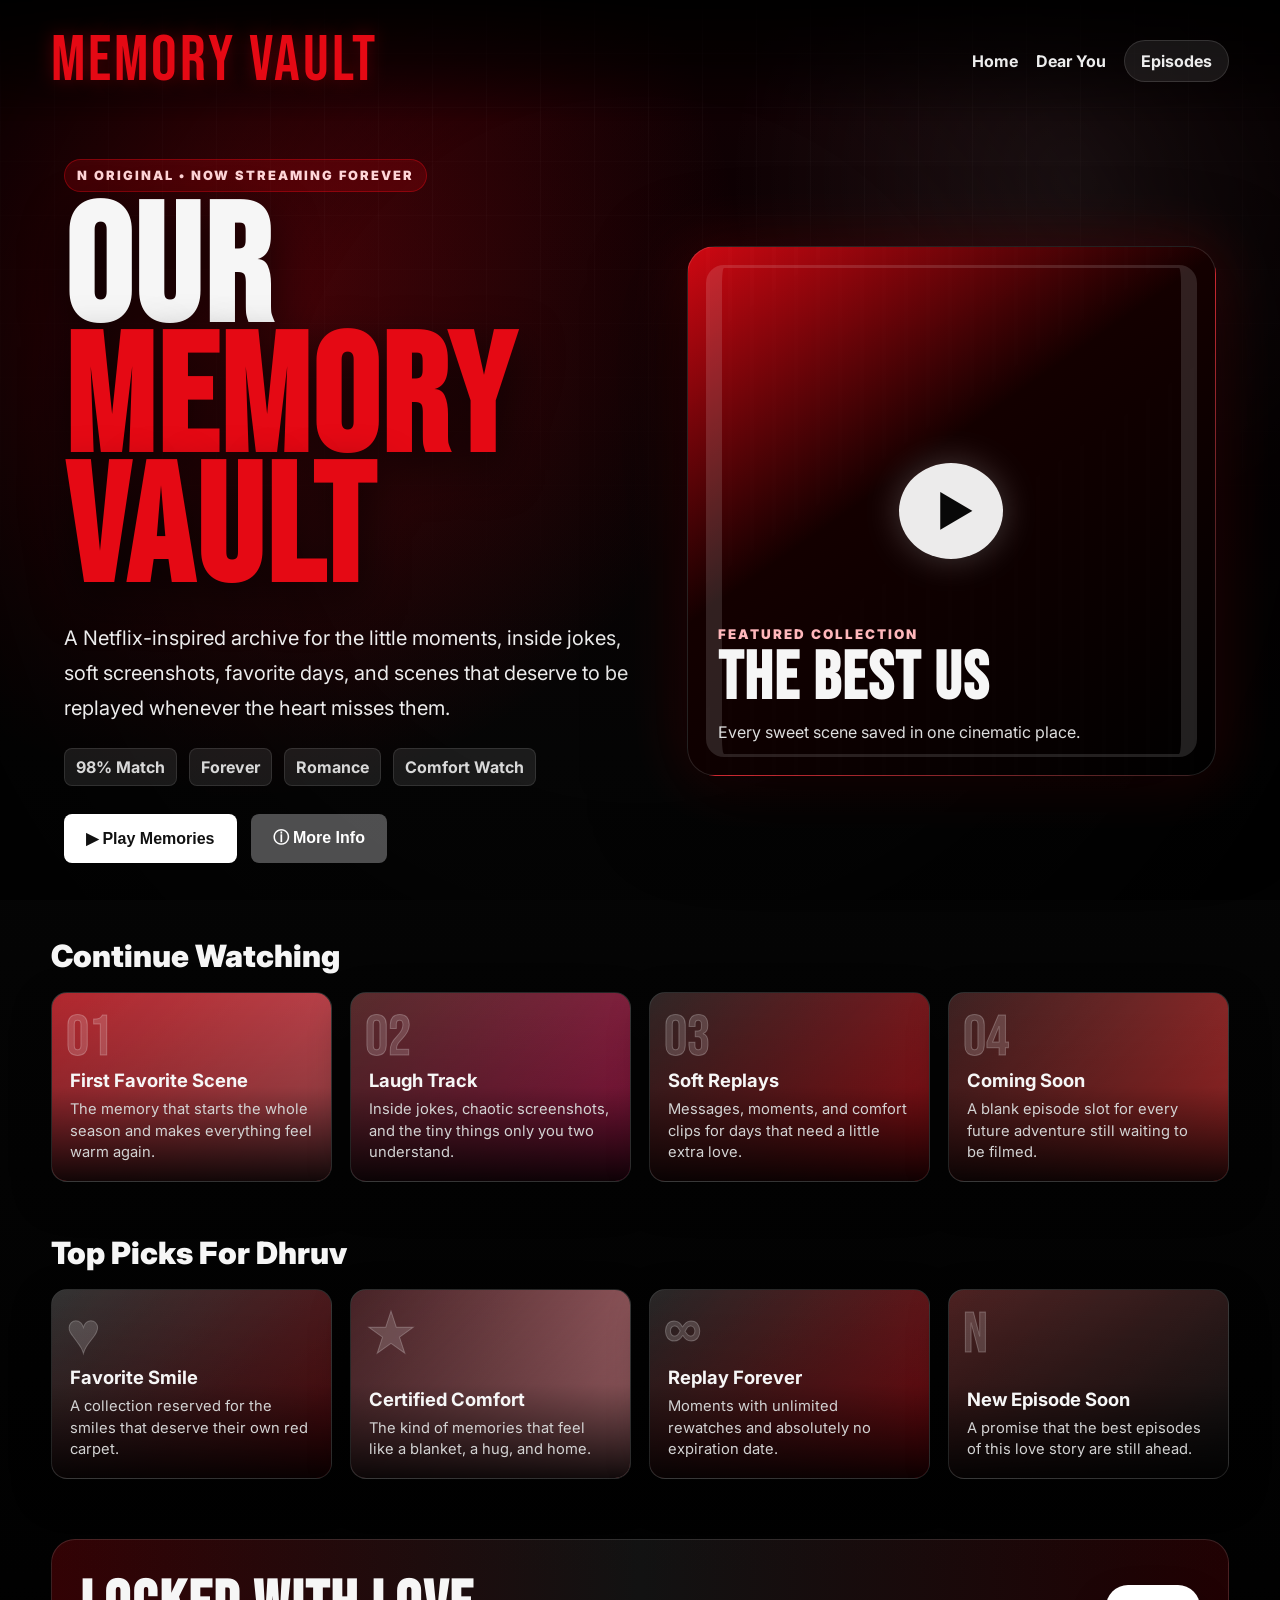
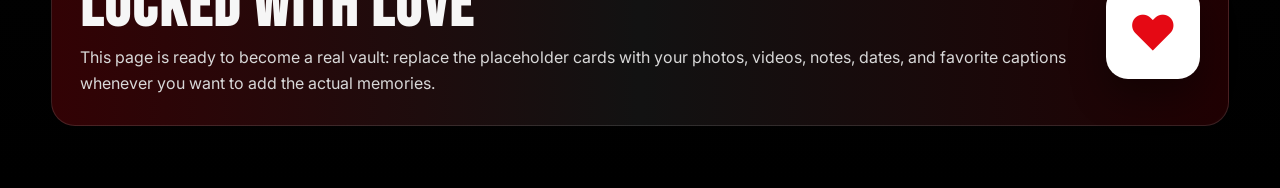
<file: memory-vault.html>
<!DOCTYPE html>
<html lang="en">
<head>
<meta charset="UTF-8">
<meta name="viewport" content="width=device-width, initial-scale=1.0">
<title>Memory Vault 🍿</title>

<link href="https://fonts.googleapis.com/css2?family=Bebas+Neue&family=Inter:wght@400;600;700;900&display=swap" rel="stylesheet">

<style>
*{
  box-sizing:border-box;
  margin:0;
  padding:0;
}

:root{
  --netflix-red:#e50914;
  --deep-red:#8b0007;
  --black:#050505;
  --soft-white:#f6f6f6;
  --muted:#b8b8b8;
}

html,body{
  min-height:100%;
  background:#000;
  color:var(--soft-white);
  font-family:'Inter',sans-serif;
  overflow-x:hidden;
}

body{
  background:
    radial-gradient(circle at 18% 16%, rgba(229,9,20,.28), transparent 28%),
    radial-gradient(circle at 84% 10%, rgba(255,255,255,.08), transparent 18%),
    linear-gradient(180deg, #120003 0%, #050505 42%, #000 100%);
}

body::before{
  content:"";
  position:fixed;
  inset:0;
  pointer-events:none;
  background:
    linear-gradient(90deg, rgba(255,255,255,.035) 1px, transparent 1px),
    linear-gradient(0deg, rgba(255,255,255,.025) 1px, transparent 1px);
  background-size:54px 54px;
  mask-image:linear-gradient(to bottom, rgba(0,0,0,.9), transparent 75%);
  z-index:0;
}

body::after{
  content:"";
  position:fixed;
  inset:0;
  pointer-events:none;
  background:radial-gradient(circle at center, transparent 0 45%, rgba(0,0,0,.72) 100%);
  z-index:1;
}

a{
  color:inherit;
  text-decoration:none;
}

.page{
  position:relative;
  z-index:2;
  min-height:100vh;
}

.nav{
  position:sticky;
  top:0;
  z-index:20;
  display:flex;
  align-items:center;
  justify-content:space-between;
  gap:18px;
  padding:22px clamp(18px,4vw,62px);
  background:linear-gradient(to bottom, rgba(0,0,0,.92), rgba(0,0,0,.55), transparent);
  backdrop-filter:blur(8px);
}

.logo{
  font-family:'Bebas Neue',sans-serif;
  font-size:clamp(2.2rem,5vw,4rem);
  letter-spacing:3px;
  color:var(--netflix-red);
  text-shadow:0 0 18px rgba(229,9,20,.35);
}

.nav-links{
  display:flex;
  align-items:center;
  gap:18px;
  font-weight:700;
  color:#ededed;
}

.nav-pill{
  padding:10px 16px;
  border-radius:999px;
  background:rgba(255,255,255,.08);
  border:1px solid rgba(255,255,255,.13);
  transition:.25s ease;
}

.nav-pill:hover{
  background:rgba(229,9,20,.82);
  transform:translateY(-2px);
}

.hero{
  min-height:72vh;
  display:grid;
  grid-template-columns:minmax(0,1.05fr) minmax(280px,.95fr);
  align-items:center;
  gap:38px;
  padding:38px clamp(18px,5vw,78px) 64px;
}

.hero-copy{
  max-width:720px;
}

.eyebrow{
  display:inline-flex;
  align-items:center;
  gap:9px;
  margin-bottom:16px;
  padding:8px 12px;
  border-radius:999px;
  background:rgba(229,9,20,.18);
  border:1px solid rgba(229,9,20,.4);
  color:#ffd6d8;
  font-size:.8rem;
  font-weight:900;
  letter-spacing:2px;
  text-transform:uppercase;
}

.hero h1{
  font-family:'Bebas Neue',sans-serif;
  font-size:clamp(4.5rem,13vw,10.5rem);
  line-height:.78;
  letter-spacing:3px;
  text-transform:uppercase;
  text-shadow:0 18px 45px rgba(0,0,0,.7);
}

.hero h1 span{
  color:var(--netflix-red);
  display:block;
}

.synopsis{
  margin-top:24px;
  max-width:620px;
  color:#ececec;
  font-size:clamp(1rem,2vw,1.25rem);
  line-height:1.75;
}

.meta{
  display:flex;
  flex-wrap:wrap;
  gap:12px;
  margin-top:22px;
  color:#d8d8d8;
  font-weight:700;
}

.meta span{
  padding:8px 11px;
  border-radius:8px;
  background:rgba(255,255,255,.09);
  border:1px solid rgba(255,255,255,.1);
}

.cta-row{
  display:flex;
  flex-wrap:wrap;
  gap:14px;
  margin-top:28px;
}

.cta{
  border:0;
  border-radius:8px;
  padding:14px 22px;
  font-size:1rem;
  font-weight:900;
  cursor:pointer;
  transition:.22s ease;
}

.cta.play{
  background:#fff;
  color:#111;
}

.cta.more{
  background:rgba(109,109,110,.72);
  color:#fff;
}

.cta:hover{
  transform:scale(1.05);
  filter:brightness(1.08);
}

.feature-card{
  position:relative;
  min-height:530px;
  border-radius:28px;
  overflow:hidden;
  background:
    linear-gradient(145deg, rgba(229,9,20,.9), rgba(20,0,0,.98) 42%, rgba(0,0,0,.95)),
    repeating-linear-gradient(90deg, transparent 0 18px, rgba(255,255,255,.08) 18px 22px);
  border:1px solid rgba(255,255,255,.13);
  box-shadow:0 28px 90px rgba(0,0,0,.75), 0 0 60px rgba(229,9,20,.24);
}

.feature-card::before{
  content:"";
  position:absolute;
  inset:18px;
  border:3px solid rgba(255,255,255,.9);
  border-left:16px solid rgba(255,255,255,.9);
  border-right:16px solid rgba(255,255,255,.9);
  border-radius:18px;
  opacity:.14;
}

.feature-card::after{
  content:"▶";
  position:absolute;
  top:50%;
  left:50%;
  transform:translate(-50%,-50%);
  width:96px;
  height:96px;
  display:grid;
  place-items:center;
  padding-left:8px;
  border-radius:50%;
  background:rgba(255,255,255,.92);
  color:#080808;
  font-size:2.6rem;
  box-shadow:0 0 34px rgba(255,255,255,.22);
}

.poster-text{
  position:absolute;
  left:30px;
  right:30px;
  bottom:30px;
}

.poster-text small{
  color:#ffb7bb;
  font-weight:900;
  letter-spacing:2px;
  text-transform:uppercase;
}

.poster-text h2{
  margin-top:8px;
  font-family:'Bebas Neue',sans-serif;
  font-size:4.2rem;
  line-height:.86;
  letter-spacing:2px;
}

.poster-text p{
  margin-top:12px;
  color:#ddd;
  line-height:1.55;
}

.section{
  padding:10px clamp(18px,4vw,62px) 42px;
}

.section-title{
  margin-bottom:18px;
  font-size:clamp(1.25rem,2.4vw,2rem);
  font-weight:900;
}

.row{
  display:grid;
  grid-template-columns:repeat(4, minmax(210px, 1fr));
  gap:18px;
}

.memory-card{
  position:relative;
  min-height:190px;
  border-radius:16px;
  overflow:hidden;
  padding:18px;
  display:flex;
  flex-direction:column;
  justify-content:flex-end;
  background:linear-gradient(145deg, rgba(35,35,35,.95), rgba(7,7,7,.94));
  border:1px solid rgba(255,255,255,.11);
  box-shadow:0 14px 38px rgba(0,0,0,.45);
  transition:.28s ease;
}

.memory-card::before{
  content:"";
  position:absolute;
  inset:0;
  background:var(--accent);
  opacity:.72;
  mix-blend-mode:screen;
}

.memory-card::after{
  content:"";
  position:absolute;
  inset:0;
  background:linear-gradient(to top, rgba(0,0,0,.9), rgba(0,0,0,.18), transparent);
}

.memory-card:hover{
  transform:translateY(-10px) scale(1.035);
  box-shadow:0 22px 52px rgba(0,0,0,.62), 0 0 26px rgba(229,9,20,.2);
}

.card-content{
  position:relative;
  z-index:2;
}

.rank{
  position:absolute;
  top:10px;
  left:14px;
  z-index:2;
  font-family:'Bebas Neue',sans-serif;
  font-size:3.6rem;
  color:rgba(255,255,255,.16);
  -webkit-text-stroke:1px rgba(255,255,255,.24);
}

.memory-card h3{
  font-size:1.15rem;
  margin-bottom:8px;
}

.memory-card p{
  color:#d2d2d2;
  font-size:.92rem;
  line-height:1.45;
}

.vault-strip{
  margin:18px clamp(18px,4vw,62px) 62px;
  padding:28px;
  border-radius:24px;
  background:linear-gradient(90deg, rgba(229,9,20,.22), rgba(255,255,255,.07), rgba(229,9,20,.14));
  border:1px solid rgba(255,255,255,.12);
  display:grid;
  grid-template-columns:1fr auto;
  gap:20px;
  align-items:center;
}

.vault-strip h2{
  font-family:'Bebas Neue',sans-serif;
  font-size:clamp(2.1rem,5vw,4.3rem);
  letter-spacing:2px;
}

.vault-strip p{
  color:#d8d8d8;
  line-height:1.6;
}

.heart-lock{
  width:94px;
  height:94px;
  border-radius:22px;
  display:grid;
  place-items:center;
  background:#fff;
  color:var(--netflix-red);
  font-size:3rem;
  box-shadow:0 18px 34px rgba(0,0,0,.35);
}

@media (max-width:960px){
  .hero{
    grid-template-columns:1fr;
  }

  .feature-card{
    min-height:430px;
  }

  .row{
    grid-template-columns:repeat(2, minmax(180px, 1fr));
  }
}

@media (max-width:620px){
  .nav{
    align-items:flex-start;
    flex-direction:column;
  }

  .nav-links{
    width:100%;
    justify-content:space-between;
    gap:10px;
    font-size:.9rem;
  }

  .hero{
    padding-top:20px;
  }

  .feature-card{
    min-height:360px;
  }

  .row,
  .vault-strip{
    grid-template-columns:1fr;
  }

  .heart-lock{
    width:76px;
    height:76px;
    font-size:2.4rem;
  }
}
</style>
</head>

<body>
<div class="page">
  <header class="nav">
    <a class="logo" href="memory-vault.html">MEMORY VAULT</a>
    <nav class="nav-links" aria-label="Memory Vault navigation">
      <a href="index.html">Home</a>
      <a href="dear-you.html">Dear You</a>
      <a class="nav-pill" href="#episodes">Episodes</a>
    </nav>
  </header>

  <main>
    <section class="hero" aria-labelledby="vault-title">
      <div class="hero-copy">
        <div class="eyebrow">N Original • Now Streaming Forever</div>
        <h1 id="vault-title">Our<br><span>Memory Vault</span></h1>
        <p class="synopsis">A Netflix-inspired archive for the little moments, inside jokes, soft screenshots, favorite days, and scenes that deserve to be replayed whenever the heart misses them.</p>
        <div class="meta" aria-label="Memory Vault details">
          <span>98% Match</span>
          <span>Forever</span>
          <span>Romance</span>
          <span>Comfort Watch</span>
        </div>
        <div class="cta-row">
          <button class="cta play" onclick="document.getElementById('episodes').scrollIntoView({behavior:'smooth'})">▶ Play Memories</button>
          <button class="cta more" onclick="document.getElementById('about-vault').scrollIntoView({behavior:'smooth'})">ⓘ More Info</button>
        </div>
      </div>

      <aside class="feature-card" aria-label="Featured memory poster">
        <div class="poster-text">
          <small>Featured Collection</small>
          <h2>The Best Us</h2>
          <p>Every sweet scene saved in one cinematic place.</p>
        </div>
      </aside>
    </section>

    <section class="section" id="episodes" aria-labelledby="episode-title">
      <h2 class="section-title" id="episode-title">Continue Watching</h2>
      <div class="row">
        <article class="memory-card" style="--accent:linear-gradient(135deg,#e50914,#ff6b75);">
          <div class="rank">01</div>
          <div class="card-content">
            <h3>First Favorite Scene</h3>
            <p>The memory that starts the whole season and makes everything feel warm again.</p>
          </div>
        </article>

        <article class="memory-card" style="--accent:linear-gradient(135deg,#511,#d4145a);">
          <div class="rank">02</div>
          <div class="card-content">
            <h3>Laugh Track</h3>
            <p>Inside jokes, chaotic screenshots, and the tiny things only you two understand.</p>
          </div>
        </article>

        <article class="memory-card" style="--accent:linear-gradient(135deg,#170707,#e50914);">
          <div class="rank">03</div>
          <div class="card-content">
            <h3>Soft Replays</h3>
            <p>Messages, moments, and comfort clips for days that need a little extra love.</p>
          </div>
        </article>

        <article class="memory-card" style="--accent:linear-gradient(135deg,#2b0000,#ff3131);">
          <div class="rank">04</div>
          <div class="card-content">
            <h3>Coming Soon</h3>
            <p>A blank episode slot for every future adventure still waiting to be filmed.</p>
          </div>
        </article>
      </div>
    </section>

    <section class="section" aria-labelledby="top-picks-title">
      <h2 class="section-title" id="top-picks-title">Top Picks For Dhruv</h2>
      <div class="row">
        <article class="memory-card" style="--accent:linear-gradient(135deg,#1b1b1b,#7a0007);">
          <div class="rank">♥</div>
          <div class="card-content">
            <h3>Favorite Smile</h3>
            <p>A collection reserved for the smiles that deserve their own red carpet.</p>
          </div>
        </article>

        <article class="memory-card" style="--accent:linear-gradient(135deg,#3b0208,#ff9aa2);">
          <div class="rank">★</div>
          <div class="card-content">
            <h3>Certified Comfort</h3>
            <p>The kind of memories that feel like a blanket, a hug, and home.</p>
          </div>
        </article>

        <article class="memory-card" style="--accent:linear-gradient(135deg,#090909,#b40009);">
          <div class="rank">∞</div>
          <div class="card-content">
            <h3>Replay Forever</h3>
            <p>Moments with unlimited rewatches and absolutely no expiration date.</p>
          </div>
        </article>

        <article class="memory-card" style="--accent:linear-gradient(135deg,#450000,#111);">
          <div class="rank">N</div>
          <div class="card-content">
            <h3>New Episode Soon</h3>
            <p>A promise that the best episodes of this love story are still ahead.</p>
          </div>
        </article>
      </div>
    </section>

    <section class="vault-strip" id="about-vault" aria-labelledby="about-title">
      <div>
        <h2 id="about-title">Locked With Love</h2>
        <p>This page is ready to become a real vault: replace the placeholder cards with your photos, videos, notes, dates, and favorite captions whenever you want to add the actual memories.</p>
      </div>
      <div class="heart-lock" aria-hidden="true">♥</div>
    </section>
  </main>
</div>
</body>
</html>
</file>
